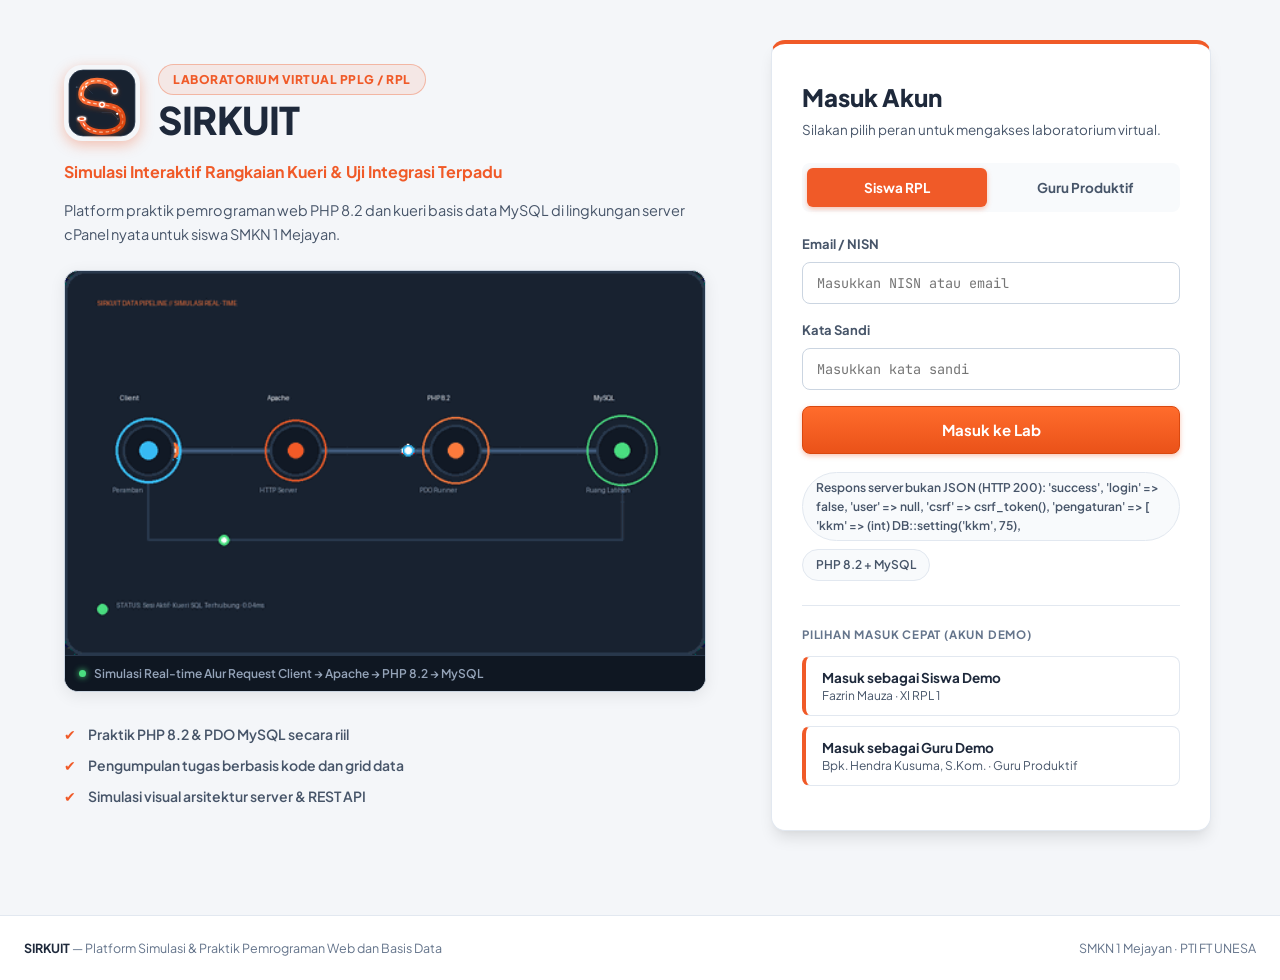
<file: index.html>
<!DOCTYPE html>
<html lang="id">
<head>
  <meta charset="UTF-8" />
  <meta name="viewport" content="width=device-width, initial-scale=1.0" />
  <title>SIRKUIT - Virtual Lab RPL SMKN 1 Mejayan</title>
  <meta name="description" content="Media Pembelajaran Pemrograman Web dan Basis Data. Kurikulum Merdeka Fase F (PPLG/RPL) SMKN 1 Mejayan." />
  <meta name="theme-color" content="#182230" />
  <script>
    (function () {
      var tema = "light";
      try {
        tema = localStorage.getItem("sirkuit_tema") || "light";
      } catch (e) { }
      document.documentElement.dataset.theme = tema === "dark" ? "dark" : "light";
    })();
  </script>
  <link rel="preconnect" href="https://fonts.googleapis.com" />
  <link rel="preconnect" href="https://fonts.gstatic.com" crossorigin />
  <link href="https://fonts.googleapis.com/css2?family=Plus+Jakarta+Sans:wght@400;500;600;700;800&family=JetBrains+Mono:wght@400;600;700&display=swap" rel="stylesheet" />
  <link rel="stylesheet" href="css/styles.css?v=3.3.0" />
  <script src="js/config.js?v=3.3.0"></script>
  <script src="js/api.js?v=3.3.0"></script>
  <script src="js/data-grid.js?v=3.3.0"></script>
  <script src="js/task-cycle.js?v=3.3.0"></script>
  <script src="js/pbl-simulator.js?v=3.3.0"></script>
  <script src="js/quiz-engine.js?v=3.3.0"></script>
  <script src="js/teacher-dashboard.js?v=3.3.0"></script>
  <script src="js/lab-uji.js?v=3.3.0"></script>
  <script type="importmap">
    {
      "imports": {
        "three": "https://cdn.jsdelivr.net/npm/three@0.160.1/build/three.module.js",
        "three/addons/": "https://cdn.jsdelivr.net/npm/three@0.160.1/examples/jsm/"
      }
    }
  </script>
</head>
<body>

  <!-- Topbar 2-Tingkat Bergaya cPanel Dashboard (Bebas Benturan / Anti Nabrak) -->
  <header id="topbar" class="hidden">
    <div class="topbar-main">
      <div class="brand">
        <img src="img/logo-sirkuit.svg" alt="Logo SIRKUIT" class="brand-logo-img" />
        <div class="brand-text">
          <span class="brand-name">SIRKUIT</span>
          <span class="brand-sub">Virtual Lab RPL SMKN 1 Mejayan</span>
        </div>
      </div>

      <div class="topbar-right">
        <span class="conn-badge" id="connBadge"><span id="connText">Menyiapkan koneksi...</span></span>
        <button class="text-btn" id="btnCekSesi" title="Periksa status sesi">Cek Sesi</button>
        <button class="text-btn" id="btnTema" title="Ganti mode tampilan">Tema Gelap</button>
        <span class="user-chip"><span id="userChip">-</span></span>
        <button class="text-btn btn-logout-style" id="btnLogout">Keluar</button>
      </div>
    </div>

    <div class="topbar-nav-bar">
      <nav id="mainNav" aria-label="Navigasi utama">
        <button class="nav-btn" data-view="tugas">Tugas</button>
        <button class="nav-btn" data-view="grid">Lab Kueri</button>
        <button class="nav-btn" data-view="lab">Lab Uji Kode</button>
        <button class="nav-btn" data-view="modul">Modul & Kuis</button>
        <button class="nav-btn" data-view="workspace">Alur Request</button>
        <button class="nav-btn" data-view="workspace-inspect">Inspeksi JSON</button>
        <button class="nav-btn" data-view="dashboard">Dashboard Guru</button>
      </nav>
    </div>
  </header>

  <main>

    <!-- Halaman Login -->
    <section id="view-login">
      <div class="login-info">
        <div class="login-brand-header">
          <img src="img/logo-sirkuit.svg" alt="Logo SIRKUIT" class="login-logo-large" />
          <div class="login-brand-text">
            <div class="login-badge-pill">Laboratorium Virtual PPLG / RPL</div>
            <h1>SIRKUIT</h1>
          </div>
        </div>
        <p class="tagline">Simulasi Interaktif Rangkaian Kueri & Uji Integrasi Terpadu</p>
        <p class="subtitle">Platform praktik pemrograman web PHP 8.2 dan kueri basis data MySQL di lingkungan server cPanel nyata untuk siswa SMKN 1 Mejayan.</p>

        <!-- Animasi GIF Interaktif Alur Data SIRKUIT -->
        <div class="login-anim-wrapper">
          <img src="img/sirkuit-animation.gif" alt="Animasi Sirkuit Alur Data" class="login-anim-img" />
          <div class="anim-caption">
            <span class="anim-dot"></span>
            <span>Simulasi Real-time Alur Request Client → Apache → PHP 8.2 → MySQL</span>
          </div>
        </div>

        <ul class="fact-list">
          <li>Praktik PHP 8.2 & PDO MySQL secara riil</li>
          <li>Pengumpulan tugas berbasis kode dan grid data</li>
          <li>Simulasi visual arsitektur server & REST API</li>
        </ul>
      </div>

      <div class="login-form-wrap">
        <form class="panel login-card" id="loginForm" autocomplete="off">
          <h2>Masuk Akun</h2>
          <p class="muted">Silakan pilih peran untuk mengakses laboratorium virtual.</p>

          <div class="role-tabs">
            <button type="button" class="role-tab active" data-role="siswa">Siswa RPL</button>
            <button type="button" class="role-tab" data-role="guru">Guru Produktif</button>
          </div>

          <div class="field">
            <label id="idLabel" for="loginId">Email / NISN</label>
            <input class="input input-mono" id="loginId" type="text" placeholder="Masukkan NISN atau email" />
          </div>
          <div class="field">
            <label for="loginPass">Kata Sandi</label>
            <input class="input input-mono" id="loginPass" type="password" placeholder="Masukkan kata sandi" />
          </div>
          <div id="loginError" class="form-error hidden"></div>
          <button class="btn btn-primary btn-block" type="submit">Masuk ke Lab</button>

          <div class="login-badges">
            <span class="badge" id="loginConnBadge">Menghubungkan ke backend...</span>
            <span class="badge">PHP 8.2 + MySQL</span>
          </div>

          <div class="demo-panel">
            <h3>Pilihan Masuk Cepat (Akun Demo)</h3>
            <button type="button" class="demo-btn" id="demoSiswa">
              <b>Masuk sebagai Siswa Demo</b>
              <span>Fazrin Mauza · XI RPL 1</span>
            </button>
            <button type="button" class="demo-btn" id="demoGuru">
              <b>Masuk sebagai Guru Demo</b>
              <span>Bpk. Hendra Kusuma, S.Kom. · Guru Produktif</span>
            </button>
          </div>
        </form>
      </div>
    </section>

    <!-- Halaman Alur Request & Skenario PBL -->
    <section id="view-workspace" class="hidden">
      <div class="view-header">
        <h2 class="section-title">Alur Request & Arsitektur Sistem</h2>
        <p class="section-sub">Visualisasi interaktif alur request data: Client → Apache Web Server → PHP 8.2 → Database MySQL.</p>
      </div>

      <div class="panel pbl-stepper">
        <div class="pbl-step" data-step="1"><span class="num">1</span><span class="lbl">Orientasi Masalah</span><button class="btn btn-sm btn-primary hidden" data-next="1">Lanjut</button></div>
        <div class="pbl-step" data-step="2"><span class="num">2</span><span class="lbl">Pemetaan 4 Komponen</span><button class="btn btn-sm btn-primary hidden" data-next="2">Lanjut</button></div>
        <div class="pbl-step" data-step="3"><span class="num">3</span><span class="lbl">Penyelidikan Request</span><button class="btn btn-sm btn-primary hidden" data-next="3">Lanjut</button></div>
        <div class="pbl-step" data-step="4"><span class="num">4</span><span class="lbl">Solusi Konfigurasi</span></div>
        <div class="pbl-step" data-step="5"><span class="num">5</span><span class="lbl">Evaluasi & Refleksi</span></div>
      </div>

      <div class="panel scenario-bar" id="scenarioChips">
        <span class="label">Skenario</span>
      </div>

      <div class="ws-grid">
        <div>
          <div class="panel canvas-shell" id="canvasShell">
            <div class="hud hud-top-left">
              <button class="hud-btn" id="hudReset">Reset Kamera</button>
              <button class="hud-btn" id="hudTop">Tampak Atas</button>
              <button class="hud-btn" id="hudIso">Isometrik</button>
              <button class="hud-btn" id="hudRotate">Auto-Rotate: OFF</button>
            </div>
            <div class="hud hud-top-right">
              <button class="hud-btn on" id="hudPerfHigh" title="PC laboratorium, kualitas tinggi">Mode Tinggi</button>
              <button class="hud-btn" id="hudPerfLight" title="Perangkat hemat GPU">Mode Ringan</button>
            </div>
            <div class="hud hud-bottom-left">
              <span class="hud-readout"><span id="fpsVal">60</span> FPS</span>
              <span class="hud-readout" id="glReadout">WebGL Three.js r160</span>
            </div>
          </div>

          <div class="panel sim-toolbar">
            <div class="sim-group">
              <span class="cap">Metode HTTP</span>
              <div class="method-row" id="methodRow">
                <button class="method-btn sel-GET" data-method="GET">GET</button>
                <button class="method-btn" data-method="POST">POST</button>
                <button class="method-btn" data-method="PUT">PUT</button>
                <button class="method-btn" data-method="DELETE">DELETE</button>
              </div>
            </div>
            <div class="sim-group grow">
              <span class="cap">Endpoint URL</span>
              <select class="input input-mono" id="endpointSelect"></select>
            </div>
            <div class="sim-group">
              <span class="cap">Kecepatan</span>
              <div class="speed-row" id="speedRow">
                <button class="chip" data-speed="0.5">0.5x</button>
                <button class="chip active" data-speed="1">1x</button>
                <button class="chip" data-speed="2">2x</button>
              </div>
            </div>
            <div class="sim-group">
              <span class="cap">Rangkaian</span>
              <div class="row-gap">
                <button class="btn btn-primary" id="btnSendRequest">Jalankan Penuh</button>
                <button class="btn" id="btnRepeat">Ulangi</button>
                <button class="btn btn-danger" id="btnStopFlow">Hentikan</button>
              </div>
            </div>
          </div>

          <div class="panel process-bar">
            <span class="cap">Jalankan Proses per Langkah</span>
            <div class="proc-row" id="processRow">
              <button class="proc-btn" data-proc="0">1. Client: Menyusun Request</button>
              <button class="proc-btn" data-proc="1">2. Apache: Routing & Rate Limit</button>
              <button class="proc-btn" data-proc="2">3. PHP: Session & Logika</button>
              <button class="proc-btn" data-proc="3">4. MySQL: Eksekusi SQL</button>
              <button class="proc-btn" data-proc="4">5. Response ke Client</button>
            </div>
            <div class="proc-status" id="procStatus">Belum ada proses dijalankan.</div>
          </div>

          <div class="node-quickbar" id="nodeQuickbar"></div>
        </div>

        <div class="side-stack">
          <div class="panel">
            <div class="panel-head">
              <h3>Studi Kasus PBL <span class="tag" id="pblStageTag">Tahap 1</span></h3>
            </div>
            <div class="panel-body problem-card" id="problemCard"></div>
          </div>

          <div class="panel">
            <div class="panel-head">
              <h3>Node Inspector</h3>
              <span class="tag">Klik node 3D</span>
            </div>
            <div class="panel-body" id="inspectorBody"></div>
          </div>

          <div class="panel" id="jsonViewerPanel">
            <div class="panel-head">
              <h3>Payload & Respons JSON</h3>
              <span class="tag">API Inspector</span>
            </div>
            <div class="txn-bar">
              <span class="txn-badge GET" id="txnMethod">GET</span>
              <span class="txn-path" id="txnPath">/api/siswa.php</span>
              <span class="status-badge s200" id="txnStatus">200 OK</span>
              <span class="txn-meta" id="txnMeta">Waktu 38 ms | Payload 1.4 KB</span>
            </div>
            <div class="json-tabs">
              <button class="json-tab active" data-pane="headers">Request Headers</button>
              <button class="json-tab" data-pane="body">Request Body</button>
              <button class="json-tab" data-pane="sql">SQL Trace</button>
              <button class="json-tab" data-pane="response">Response</button>
            </div>
            <pre class="json-pane" id="pane_headers"></pre>
            <pre class="json-pane hidden" id="pane_body"></pre>
            <pre class="json-pane hidden" id="pane_sql"></pre>
            <pre class="json-pane hidden" id="pane_response"></pre>
          </div>
        </div>
      </div>
    </section>

    <!-- Halaman Tugas -->
    <section id="view-tugas" class="hidden">
      <div class="view-header">
        <h2 class="section-title">Manajemen Tugas</h2>
        <p class="section-sub">Daftar tugas praktik pemrograman web dan basis data dari guru.</p>
      </div>

      <div class="tugas-grid">
        <div class="panel">
          <div class="panel-head">
            <h3>Daftar Tugas</h3>
            <span class="tag" id="tugasStat">Memuat tugas...</span>
          </div>
          <div class="panel-body">
            <ol class="ex-list" id="tugasList"></ol>
            <button class="btn btn-sm" id="tugasMuat" style="margin-top:14px">Muat Ulang</button>
          </div>
        </div>

        <div>
          <div class="panel">
            <div class="panel-head">
              <h3 id="tugasJudul">Detail Tugas</h3>
              <span class="tag" id="tugasTag"></span>
            </div>
            <div class="panel-body" id="tugasDetail"></div>
          </div>

          <div class="panel" id="tugasCaraSiswa" style="margin-top:14px">
            <div class="panel-body">
              <span class="cap">Panduan Pengerjaan</span>
              <p class="muted">Pilih tugas pada daftar, klik <b>Kerjakan</b> untuk membuka editor, jalankan kode/kueri Anda, lalu kirim hasil jawaban untuk dinilai oleh guru.</p>
            </div>
          </div>

          <div id="tugasGuru" class="hidden" style="margin-top:14px">
            <div class="panel" id="tugasFormPanel">
              <div class="panel-head">
                <h3 id="tugasFormJudul">Tambah Tugas Baru</h3>
                <span class="tag">Tabel Tasks</span>
              </div>
              <form class="panel-body tugas-form" id="tugasForm" autocomplete="off">
                <label class="cap" for="tugasJudulInput">Judul Tugas</label>
                <input class="input" id="tugasJudulInput" placeholder="Contoh: Query JOIN laporan nilai per kelas" />
                <label class="cap" for="tugasInstruksi">Instruksi untuk Siswa</label>
                <textarea class="input tugas-instruksi-input" id="tugasInstruksi" rows="3" placeholder="Tulis instruksi pengerjaan dan kriteria penilaian..."></textarea>
                <div class="row-gap wrap">
                  <span>
                    <label class="cap" for="tugasBahasa">Bahasa</label>
                    <select class="input" id="tugasBahasa">
                      <option value="sql">SQL MySQL</option>
                      <option value="php" selected>PHP 8.2</option>
                      <option value="js">JavaScript</option>
                    </select>
                  </span>
                  <span>
                    <label class="cap" for="tugasKelas">Kelas</label>
                    <input class="input" id="tugasKelas" list="daftarKelas" placeholder="XI RPL 1" />
                    <datalist id="daftarKelas"></datalist>
                  </span>
                  <span>
                    <label class="cap" for="tugasLatihan">Latihan Terkait</label>
                    <select class="input" id="tugasLatihan"></select>
                  </span>
                  <span>
                    <label class="cap" for="tugasTenggat">Batas Waktu</label>
                    <input class="input" id="tugasTenggat" type="datetime-local" />
                  </span>
                  <span>
                    <label class="cap" for="tugasBobot">Bobot</label>
                    <input class="input" id="tugasBobot" type="number" min="1" max="10" value="1" />
                  </span>
                </div>
                <div class="row-gap wrap" style="margin-top:14px">
                  <button class="btn btn-primary" type="submit" id="tugasSubmitBtn">Simpan Tugas</button>
                  <button class="btn btn-sm hidden" type="button" id="tugasBatalEdit">Batal</button>
                  <button class="btn btn-danger" type="button" id="tugasArsip">Arsipkan Tugas</button>
                </div>
              </form>
            </div>

            <div class="panel" style="margin-top:14px">
              <div class="panel-head">
                <h3>Kiriman Jawaban Siswa</h3>
                <span class="tag">Pengumpulan</span>
              </div>
              <div class="panel-body table-shell" id="tugasKiriman"><p class="muted">Pilih salah satu tugas untuk melihat kiriman siswa.</p></div>
            </div>
          </div>
        </div>
      </div>
    </section>

    <!-- Halaman Lab Kueri SQL -->
    <section id="view-grid" class="hidden">
      <div class="view-header">
        <h2 class="section-title">Lab Kueri SQL</h2>
        <p class="section-sub">Tulis dan uji kueri SQL langsung ke basis data MySQL ruang latihan.</p>
      </div>

      <div id="tugasBarGrid" class="tugas-bar hidden"></div>

      <div class="panel kueri-shell">
        <div class="panel-head">
          <h3>Editor Kueri SQL</h3>
          <span class="tag" id="gqSisa">Dialek MySQL / MariaDB</span>
        </div>
        <textarea class="code-input" id="gqSql" spellcheck="false" rows="6">SELECT s.nisn, s.nama, s.kelas, n.nilai
FROM siswa s
JOIN nilai_ukk n ON n.siswa_id = s.id
WHERE s.kelas = 'XI RPL 1'
ORDER BY n.nilai DESC
LIMIT 10;</textarea>
        <div class="panel-body row-gap wrap">
          <button class="btn btn-primary" id="gqRun">Jalankan di MySQL</button>
          <button class="btn" data-sql="SHOW TABLES;">SHOW TABLES</button>
          <button class="btn" data-sql="DESCRIBE siswa;">DESCRIBE siswa</button>
          <span class="cap" style="margin-left:auto">Pintasan: Ctrl + Enter</span>
        </div>
        <div class="form-error hidden" id="gqError"></div>
      </div>

      <div id="gridHasil"></div>

      <div style="margin-top:24px">
        <h3 class="sub-head">Jelajah Tabel Materi Ajar</h3>
        <p class="cap" style="margin-bottom:12px">Eksplorasi tabel materi dan struktur kolom.</p>
        <div id="gridTabel"></div>
      </div>

      <div class="panel" style="margin-top:16px">
        <div class="panel-head">
          <h3>Struktur Kolom Tabel</h3>
          <span class="tag">information_schema</span>
        </div>
        <div class="panel-body"><pre class="json-pane" id="gridStruktur"></pre></div>
      </div>
    </section>

    <!-- Halaman Lab Uji Kode -->
    <section id="view-lab" class="hidden">
      <div class="view-header">
        <h2 class="section-title">Lab Uji Kode</h2>
        <p class="section-sub">Tulis dan uji kode program PHP, JavaScript, atau SQL dengan validasi otomatis.</p>
      </div>

      <div id="tugasBarLab" class="tugas-bar hidden"></div>

      <div class="lab-grid">
        <div class="panel">
          <div class="panel-head">
            <h3>Daftar Latihan</h3>
            <span class="tag" id="labProgress">Memuat latihan...</span>
          </div>
          <div class="panel-body">
            <ol class="ex-list" id="labExercises"></ol>
            <div class="ex-detail" id="labExDetail"></div>
            <div class="row-gap wrap" style="margin-top:14px">
              <button class="btn btn-sm" id="labLoadTask">Kerangka Kode</button>
              <button class="btn btn-sm" id="labPrevTask">Sebelumnya</button>
              <button class="btn btn-sm" id="labNextTask">Berikutnya</button>
            </div>
          </div>
        </div>

        <div class="panel lab-editor">
          <div class="panel-head">
            <h3>Editor Kode</h3>
            <div class="row-gap wrap">
              <select class="input input-mono" id="labMode" title="Kondisi sistem">
                <option value="NORMAL">Sistem Normal</option>
                <option value="E401">Sistem Error 401</option>
                <option value="E404">Sistem Error 404</option>
                <option value="E429">Sistem Error 429</option>
                <option value="E500">Sistem Error 500</option>
              </select>
              <select class="input" id="labLang">
                <option value="php">PHP 8.2 (server-side)</option>
                <option value="js">JavaScript (fetch API)</option>
                <option value="sql">SQL (MySQL/MariaDB)</option>
              </select>
            </div>
          </div>
          <textarea class="code-input" id="labCode" spellcheck="false" rows="18"></textarea>
          <div class="panel-body row-gap wrap">
            <button class="btn btn-primary" id="labRun">Jalankan Kode</button>
            <button class="btn btn-danger" id="labStop">Hentikan</button>
            <button class="btn" id="labClear">Bersihkan Output</button>
            <button class="btn" id="labCheck">Periksa Jawaban</button>
          </div>
        </div>

        <div class="panel">
          <div class="panel-head">
            <h3>Output Konsol</h3>
            <span class="tag" id="labRunStat">Belum dijalankan</span>
          </div>
          <pre class="console" id="labOut"></pre>
          <div class="panel-body">
            <div class="row-gap wrap">
              <span class="cap">Struktur Tabel</span>
              <span class="spacer"></span>
              <span class="tag" id="labJalankan">Memeriksa runner PHP</span>
            </div>
            <pre class="json-pane" id="labSchema"></pre>
          </div>
        </div>
      </div>

      <div id="labGridHasil" style="margin-top:16px"></div>
    </section>

    <!-- Halaman Modul & Kuis -->
    <section id="view-modul" class="hidden">
      <div class="view-header">
        <h2 class="section-title">Modul Materi Pembelajaran</h2>
        <p class="section-sub">Fondasi konsep arsitektur web PHP/MySQL dan integrasi REST API.</p>
      </div>
      <div class="module-grid" id="moduleGrid"></div>

      <div class="view-header" style="margin-top:28px">
        <h2 class="section-title">Kuis Evaluasi Diagnostik</h2>
        <p class="section-sub">12 butir soal evaluasi pemahaman konsep (KKM: 75).</p>
      </div>
      <div class="panel quiz-card" id="quizCard">
        <div id="quizList"></div>
        <div class="row-gap wrap" style="margin-top:20px">
          <button class="btn btn-primary" id="btnSubmitQuiz">Kumpulkan Jawaban</button>
          <button class="btn hidden" id="btnRetryQuiz">Ulangi Kuis (Remedial)</button>
        </div>
        <div id="quizResult" class="panel quiz-result hidden"></div>
      </div>
    </section>

    <!-- Halaman Dashboard Monitoring Guru -->
    <section id="view-dashboard" class="hidden">
      <div class="view-header">
        <h2 class="section-title">Dashboard Monitoring Guru</h2>
        <p class="section-sub">Rekapitulasi pencapaian KKM, penilaian tugas, dan aktivitas belajar siswa di kelas.</p>
      </div>

      <div class="kpi-grid" id="kpiGrid"></div>

      <div class="panel dash-filters">
        <label class="cap" for="dashKelas">Filter Kelas</label>
        <select class="input" id="dashKelas">
          <option value="SEMUA">Semua Kelas</option>
          <option value="XI RPL 1">XI RPL 1</option>
          <option value="XI RPL 2">XI RPL 2</option>
        </select>
        <label class="cap" for="dashKkm">Status KKM</label>
        <select class="input" id="dashKkm">
          <option value="SEMUA">Semua</option>
          <option value="TUNTAS">Tuntas</option>
          <option value="BELUM">Belum Tuntas</option>
        </select>
        <input class="input" id="dashSearch" placeholder="Cari nama siswa..." />
        <span class="spacer"></span>
        <span class="mono" id="rowCount"></span>
        <button class="btn btn-sm" id="btnCsv">Unduh CSV</button>
        <button class="btn btn-sm" id="btnDashMuat">Muat Ulang</button>
      </div>

      <div class="panel table-shell">
        <table class="rekap">
          <thead>
            <tr>
              <th>No</th><th>NISN</th><th>Nama Siswa</th><th>Kelas</th>
              <th>Nilai UKK</th><th>Skenario PBL</th>
              <th>Tugas Selesai</th><th>Rata Tugas</th><th>Kuis Terbaik</th>
              <th>Status KKM</th><th>Aksi</th>
            </tr>
          </thead>
          <tbody id="rekapBody"></tbody>
        </table>
      </div>

      <div class="dash-columns">
        <div class="panel">
          <div class="panel-head">
            <h3>Log Aktivitas Siswa</h3>
            <span class="tag">Live Monitoring</span>
          </div>
          <div class="log-feed" id="logFeed"></div>
        </div>
        <div>
          <h3 class="sub-head" style="margin-bottom:12px">Ringkasan Validasi Kelayakan</h3>
          <div class="validasi-grid" id="validasiGrid"></div>
        </div>
      </div>
    </section>
  </main>

  <footer id="appFooter">
    <div class="footer-inner">
      <span><b>SIRKUIT</b> — Platform Simulasi & Praktik Pemrograman Web dan Basis Data</span>
      <span class="footer-meta">SMKN 1 Mejayan · PTI FT UNESA</span>
    </div>
  </footer>

  <div id="toastRoot"></div>
  <noscript><div class="noscript">Aplikasi SIRKUIT memerlukan JavaScript dan WebGL.</div></noscript>

  <script type="module" src="js/main.js?v=3.3.0"></script>
</body>
</html>
</file>
<file: css/styles.css>
/* =========================================================================
 * SIRKUIT - css/styles.css
 * Desain: cPanel Signature Theme (Orange & Charcoal Navy)
 * Tombol besar, tegas, navigasi 2-tingkat anti-nabrak, proporsional, ramah mata.
 * ========================================================================= */

:root {
  /* Palet Khas cPanel */
  --cpanel-orange: #f05a28;
  --cpanel-orange-hover: #d9480f;
  --cpanel-orange-light: #ff7438;
  --cpanel-navy: #182230;
  --cpanel-navy-dark: #0f1722;
  --cpanel-navy-light: #222f42;

  --bg: #f4f6f9;
  --bg-raised: #ffffff;
  --panel: #ffffff;
  --panel-in: #f8fafc;
  --border: #e2e8f0;
  --border-strong: #cbd5e1;
  --track: #e2e8f0;
  --hover: #f1f5f9;

  /* Primary Accent: cPanel Orange */
  --primary-rgb: 240, 90, 40;
  --primary: #f05a28;
  --primary-strong: #d9480f;
  --primary-hover: #c23e08;
  --primary-soft: rgba(240, 90, 40, 0.09);
  --primary-line: rgba(240, 90, 40, 0.35);
  --on-primary: #ffffff;

  /* Status Colors */
  --ok-rgb: 22, 163, 74;
  --warn-rgb: 217, 119, 6;
  --err-rgb: 220, 38, 38;
  --info-rgb: 2, 132, 199;
  --ok: #16a34a;
  --warn: #d97706;
  --err: #dc2626;
  --info: #0284c7;

  /* Tipografi Berkelas */
  --text-hi: #1e293b;
  --text-mid: #475569;
  --text-low: #64748b;

  --hud-bg: rgba(255, 255, 255, 0.94);
  --modal-bg: rgba(15, 23, 34, 0.65);

  --font-ui: "Plus Jakarta Sans", system-ui, -apple-system, sans-serif;
  --font-mono: "JetBrains Mono", monospace;
  --radius: 10px;
  --radius-sm: 8px;
  --radius-lg: 14px;
  --shadow-sm: 0 1px 3px rgba(0, 0, 0, 0.05), 0 1px 2px rgba(0, 0, 0, 0.03);
  --shadow-md: 0 4px 6px -1px rgba(0, 0, 0, 0.08), 0 2px 4px -2px rgba(0, 0, 0, 0.04);
  --shadow-lg: 0 10px 15px -3px rgba(0, 0, 0, 0.1), 0 4px 6px -4px rgba(0, 0, 0, 0.05);
}

html[data-theme="dark"] {
  --bg: #0d131a;
  --bg-raised: #151d27;
  --panel: #182230;
  --panel-in: #0f1722;
  --border: #28374a;
  --border-strong: #3b4e66;
  --track: #28374a;
  --hover: #222f42;

  --primary: #ff7438;
  --primary-strong: #f05a28;
  --primary-hover: #ff8c5a;
  --primary-soft: rgba(255, 116, 56, 0.15);
  --primary-line: rgba(255, 116, 56, 0.45);
  --on-primary: #ffffff;

  --text-hi: #f8fafc;
  --text-mid: #cbd5e1;
  --text-low: #8b9bb4;

  --hud-bg: rgba(24, 34, 48, 0.92);
  --modal-bg: rgba(0, 0, 0, 0.8);
  --shadow-sm: 0 1px 3px rgba(0, 0, 0, 0.4);
  --shadow-md: 0 4px 6px rgba(0, 0, 0, 0.5);
}

* { margin: 0; padding: 0; box-sizing: border-box; }

body {
  font-family: var(--font-ui);
  background: var(--bg);
  color: var(--text-hi);
  min-height: 100vh;
  overflow-x: hidden;
  font-size: 14px;
  line-height: 1.6;
  -webkit-font-smoothing: antialiased;
}

::-webkit-scrollbar { width: 7px; height: 7px; }
::-webkit-scrollbar-track { background: transparent; }
::-webkit-scrollbar-thumb { background: var(--border-strong); border-radius: 4px; }
::-webkit-scrollbar-thumb:hover { background: var(--text-low); }

.hidden { display: none !important; }
.mono { font-family: var(--font-mono); }
.muted { font-size: 13px; color: var(--text-mid); line-height: 1.55; }
.wrap { flex-wrap: wrap; }
.row-gap { display: flex; gap: 10px; align-items: center; }
.spacer { flex: 1; }

.panel {
  background: var(--panel);
  border: 1px solid var(--border);
  border-radius: var(--radius);
  box-shadow: var(--shadow-sm);
  transition: box-shadow 0.2s, border-color 0.2s;
}

.view-header { margin-bottom: 22px; }
.section-title {
  font-size: 21px;
  font-weight: 800;
  letter-spacing: -0.01em;
  color: var(--text-hi);
  margin-bottom: 4px;
}
.section-sub {
  font-size: 13.5px;
  color: var(--text-mid);
  line-height: 1.5;
}
.sub-head {
  font-size: 15px;
  font-weight: 700;
  margin-bottom: 8px;
  color: var(--text-hi);
}

.cap {
  font-size: 11px;
  font-weight: 700;
  letter-spacing: 0.6px;
  text-transform: uppercase;
  color: var(--text-low);
}

.tag {
  font-size: 11.5px;
  font-weight: 700;
  color: var(--text-mid);
  background: var(--panel-in);
  border: 1px solid var(--border);
  border-radius: 999px;
  padding: 4px 11px;
  white-space: nowrap;
}

.badge {
  display: inline-flex;
  align-items: center;
  gap: 6px;
  font-size: 12px;
  font-weight: 600;
  color: var(--text-mid);
  background: var(--panel-in);
  border: 1px solid var(--border);
  border-radius: 999px;
  padding: 5px 13px;
}

/* =========================================================================
 * TOMBOL BESAR & TEGAS (Gaya cPanel Berwibawa, Bukan Tombol Kecil Biasa)
 * ========================================================================= */
.btn {
  display: inline-flex;
  align-items: center;
  justify-content: center;
  gap: 8px;
  padding: 10px 20px;
  border-radius: var(--radius-sm);
  border: 1px solid var(--border-strong);
  background: var(--bg-raised);
  color: var(--text-hi);
  font-family: var(--font-ui);
  font-size: 13.5px;
  font-weight: 700;
  cursor: pointer;
  min-height: 42px;
  box-shadow: 0 1px 3px rgba(0, 0, 0, 0.05);
  transition: all 0.16s ease-in-out;
  text-decoration: none;
  white-space: nowrap;
}
.btn:hover:not(:disabled) {
  background: var(--hover);
  border-color: var(--border-strong);
  transform: translateY(-1px);
  box-shadow: 0 3px 6px rgba(0, 0, 0, 0.08);
}
.btn:active:not(:disabled) {
  transform: translateY(0);
}
.btn:disabled { opacity: 0.5; cursor: not-allowed; }

/* Tombol Oranye Khas cPanel */
.btn-primary {
  background: linear-gradient(180deg, #ff6c2c 0%, #ea5219 100%);
  border-color: #d9480f;
  color: #ffffff;
  box-shadow: 0 2px 5px rgba(240, 90, 40, 0.35);
}
.btn-primary:hover:not(:disabled) {
  background: linear-gradient(180deg, #ff7a40 0%, #f05a28 100%);
  border-color: #c23e08;
  color: #ffffff;
  box-shadow: 0 4px 10px rgba(240, 90, 40, 0.45);
}

.btn-danger {
  color: #ffffff;
  background: linear-gradient(180deg, #ef4444 0%, #dc2626 100%);
  border-color: #b91c1c;
  box-shadow: 0 2px 4px rgba(220, 38, 38, 0.25);
}
.btn-danger:hover:not(:disabled) {
  background: linear-gradient(180deg, #f87171 0%, #ef4444 100%);
  border-color: #991b1b;
  box-shadow: 0 4px 8px rgba(220, 38, 38, 0.35);
}

.btn-success {
  color: #ffffff;
  background: linear-gradient(180deg, #22c55e 0%, #16a34a 100%);
  border-color: #15803d;
  box-shadow: 0 2px 4px rgba(22, 163, 74, 0.25);
}
.btn-success:hover:not(:disabled) {
  background: linear-gradient(180deg, #4ade80 0%, #22c55e 100%);
}

.btn-ghost { background: transparent; border-color: transparent; box-shadow: none; }
.btn-sm { padding: 6px 14px; font-size: 12.5px; min-height: 34px; }
.btn-block { width: 100%; min-height: 48px; font-size: 15px; font-weight: 700; }

.text-btn {
  background: rgba(255, 255, 255, 0.08);
  border: 1px solid rgba(255, 255, 255, 0.2);
  border-radius: var(--radius-sm);
  color: #cbd5e1;
  font-family: var(--font-ui);
  font-size: 12.5px;
  font-weight: 600;
  padding: 6px 13px;
  cursor: pointer;
  transition: all 0.15s;
  min-height: 34px;
  display: inline-flex;
  align-items: center;
}
.text-btn:hover {
  color: #ffffff;
  border-color: var(--primary);
  background: rgba(240, 90, 40, 0.2);
}
.btn-logout-style:hover {
  color: #ffffff;
  border-color: #ef4444;
  background: rgba(239, 68, 68, 0.25);
}

/* ---------------- Formulir & Input ---------------- */
.field { display: flex; flex-direction: column; gap: 7px; margin-bottom: 16px; }
.field label { font-size: 13px; font-weight: 700; color: var(--text-mid); }
.input, select.input, textarea.input {
  width: 100%;
  padding: 11px 14px;
  border-radius: var(--radius-sm);
  border: 1.5px solid var(--border-strong);
  background: var(--bg-raised);
  color: var(--text-hi);
  font-family: var(--font-ui);
  font-size: 14px;
  outline: none;
  transition: border-color 0.15s, box-shadow 0.15s;
}
.input:focus {
  border-color: var(--primary);
  box-shadow: 0 0 0 3px var(--primary-soft);
}
.input-mono { font-family: var(--font-mono); font-size: 13.5px; }
.form-error {
  font-size: 13px;
  color: var(--err);
  background: rgba(var(--err-rgb), 0.08);
  border: 1px solid rgba(var(--err-rgb), 0.3);
  border-radius: var(--radius-sm);
  padding: 10px 14px;
  margin-bottom: 14px;
  font-weight: 600;
}

/* =========================================================================
 * TOPBAR 2-TINGKAT BERGAYA cPANEL JUPITER (Anti-Nabrak di Semua Layar)
 * ========================================================================= */
#topbar {
  position: sticky;
  top: 0;
  z-index: 60;
  box-shadow: 0 2px 8px rgba(0, 0, 0, 0.08);
}

/* Tingkat 1: Header Utama Gelap Khas cPanel */
.topbar-main {
  background: var(--cpanel-navy);
  color: #ffffff;
  display: flex;
  align-items: center;
  justify-content: space-between;
  padding: 10px 24px;
  gap: 16px;
}

.brand {
  display: flex;
  align-items: center;
  gap: 12px;
  text-decoration: none;
}
.brand-logo-img {
  width: 38px;
  height: 38px;
  border-radius: 9px;
  flex-shrink: 0;
  display: block;
}
.brand-logo {
  width: 36px;
  height: 36px;
  border-radius: 8px;
  background: linear-gradient(135deg, #ff6c2c 0%, #ea5219 100%);
  color: #ffffff;
  display: flex;
  align-items: center;
  justify-content: center;
  font-weight: 800;
  font-size: 18px;
  box-shadow: 0 2px 6px rgba(240, 90, 40, 0.45);
  flex-shrink: 0;
}
.brand-text { display: flex; flex-direction: column; }
.brand-name {
  font-weight: 800;
  font-size: 18px;
  letter-spacing: 0.5px;
  color: #ffffff;
  line-height: 1.15;
}
.brand-sub {
  font-size: 11.5px;
  color: #94a3b8;
  line-height: 1.2;
}

.topbar-right {
  display: flex;
  align-items: center;
  gap: 9px;
  flex-shrink: 0;
}
.conn-badge {
  display: inline-flex;
  align-items: center;
  gap: 6px;
  font-size: 11.5px;
  font-weight: 600;
  color: #4ade80;
  background: rgba(74, 222, 128, 0.12);
  border: 1px solid rgba(74, 222, 128, 0.25);
  border-radius: 999px;
  padding: 5px 12px;
  white-space: nowrap;
}
.conn-badge::before {
  content: "";
  width: 7px;
  height: 7px;
  border-radius: 50%;
  background: #4ade80;
}
.conn-badge.offline {
  color: #fbbf24;
  background: rgba(251, 191, 36, 0.12);
  border-color: rgba(251, 191, 36, 0.25);
}
.conn-badge.offline::before { background: #fbbf24; }

.user-chip {
  display: inline-flex;
  align-items: center;
  gap: 6px;
  font-size: 12.5px;
  color: #cbd5e1;
  background: rgba(255, 255, 255, 0.08);
  border: 1px solid rgba(255, 255, 255, 0.15);
  padding: 6px 14px;
  border-radius: 999px;
}
.user-chip b { color: #ffffff; font-weight: 700; }

/* Tingkat 2: Bilah Tab Navigasi Bebas Hambatan */
.topbar-nav-bar {
  background: var(--bg-raised);
  border-bottom: 2px solid var(--border);
  padding: 0 24px;
}
#mainNav {
  display: flex;
  align-items: center;
  gap: 6px;
  max-width: 1400px;
  margin: 0 auto;
  overflow-x: auto;
  scrollbar-width: none;
  -webkit-overflow-scrolling: touch;
}
#mainNav::-webkit-scrollbar { display: none; }
.nav-btn {
  padding: 12px 18px;
  border: none;
  border-bottom: 3px solid transparent;
  background: transparent;
  color: var(--text-mid);
  font-family: var(--font-ui);
  font-size: 14px;
  font-weight: 700;
  cursor: pointer;
  white-space: nowrap;
  transition: all 0.15s ease-in-out;
}
.nav-btn:hover {
  color: var(--primary);
  background: var(--primary-soft);
}
.nav-btn.active {
  color: var(--primary);
  border-bottom-color: var(--primary);
  background: var(--primary-soft);
}

/* =========================================================================
 * HALAMAN LOGIN (Gaya cPanel Dashboard Autentik)
 * ========================================================================= */
#view-login {
  min-height: calc(100vh - 56px);
  display: grid;
  grid-template-columns: 1.1fr 450px;
  align-items: center;
  max-width: 1200px;
  margin: 0 auto;
  padding: 40px 24px;
  gap: 40px;
}

.login-info {
  display: flex;
  flex-direction: column;
  gap: 16px;
  padding-right: 20px;
}
.login-brand-header {
  display: flex;
  align-items: center;
  gap: 18px;
  margin-bottom: 4px;
}
.login-logo-large {
  width: 76px;
  height: 76px;
  border-radius: 18px;
  flex-shrink: 0;
  box-shadow: 0 4px 14px rgba(240, 90, 40, 0.35);
  display: block;
}
.login-brand-text {
  display: flex;
  flex-direction: column;
  gap: 4px;
}
.login-badge-pill {
  display: inline-flex;
  align-items: center;
  align-self: flex-start;
  font-size: 12px;
  font-weight: 800;
  color: var(--primary);
  background: var(--primary-soft);
  border: 1.5px solid var(--primary-line);
  padding: 5px 14px;
  border-radius: 999px;
  text-transform: uppercase;
  letter-spacing: 0.5px;
}
.login-info h1 {
  font-size: 38px;
  font-weight: 800;
  letter-spacing: -0.02em;
  color: var(--text-hi);
  line-height: 1.1;
  margin: 0;
}
.login-info .tagline {
  font-size: 16px;
  font-weight: 700;
  color: var(--primary);
  line-height: 1.4;
}
.login-info .subtitle {
  font-size: 14.5px;
  color: var(--text-mid);
  line-height: 1.6;
}

/* Animasi GIF Interaktif Alur Data SIRKUIT */
.login-anim-wrapper {
  margin: 8px 0 6px;
  border-radius: 14px;
  overflow: hidden;
  border: 1.5px solid var(--border-strong);
  box-shadow: 0 4px 16px rgba(0, 0, 0, 0.08);
  background: #182230;
}
.login-anim-img {
  width: 100%;
  height: auto;
  display: block;
}
.anim-caption {
  padding: 8px 14px;
  background: #0f1722;
  color: #94a3b8;
  font-size: 12px;
  font-weight: 600;
  display: flex;
  align-items: center;
  gap: 8px;
  border-top: 1px solid #28374a;
}
.anim-dot {
  width: 7px;
  height: 7px;
  border-radius: 50%;
  background: #4ade80;
  box-shadow: 0 0 6px #4ade80;
  display: inline-block;
  flex-shrink: 0;
}
.fact-list {
  list-style: none;
  margin-top: 10px;
  display: flex;
  flex-direction: column;
  gap: 10px;
}
.fact-list li {
  font-size: 14px;
  font-weight: 600;
  color: var(--text-mid);
  padding-left: 24px;
  position: relative;
  line-height: 1.5;
}
.fact-list li::before {
  content: "✔";
  position: absolute;
  left: 0;
  top: 0;
  font-weight: 800;
  color: var(--primary);
}

.login-form-wrap {
  display: flex;
  justify-content: center;
}
.login-card {
  width: 100%;
  max-width: 440px;
  padding: 34px 30px;
  border-radius: var(--radius-lg);
  box-shadow: var(--shadow-lg);
  border-top: 4px solid var(--primary);
}
.login-card h2 {
  font-size: 24px;
  font-weight: 800;
  color: var(--text-hi);
  margin-bottom: 4px;
}
.login-card .muted { margin-bottom: 22px; font-size: 13.5px; }

.role-tabs {
  display: grid;
  grid-template-columns: 1fr 1fr;
  gap: 8px;
  margin-bottom: 22px;
  background: var(--panel-in);
  padding: 5px;
  border-radius: var(--radius-sm);
}
.role-tab {
  padding: 11px;
  border-radius: 6px;
  border: none;
  background: transparent;
  color: var(--text-mid);
  font-family: var(--font-ui);
  font-size: 13.5px;
  font-weight: 700;
  cursor: pointer;
  transition: all 0.15s;
}
.role-tab.active {
  color: #ffffff;
  background: var(--primary);
  box-shadow: 0 2px 5px rgba(240, 90, 40, 0.35);
}

.login-badges { display: flex; gap: 8px; margin: 18px 0 6px; flex-wrap: wrap; }
.demo-panel {
  margin-top: 24px;
  padding-top: 20px;
  border-top: 1.5px solid var(--border);
}
.demo-panel h3 {
  font-size: 11.5px;
  text-transform: uppercase;
  letter-spacing: 0.8px;
  color: var(--text-low);
  margin-bottom: 12px;
  font-weight: 700;
}
.demo-btn {
  width: 100%;
  display: flex;
  flex-direction: column;
  align-items: flex-start;
  gap: 2px;
  padding: 12px 16px;
  margin-bottom: 10px;
  border-radius: var(--radius-sm);
  border: 1.5px solid var(--border);
  border-left: 4px solid var(--primary);
  background: var(--bg-raised);
  color: var(--text-hi);
  font-family: var(--font-ui);
  cursor: pointer;
  text-align: left;
  transition: all 0.16s ease-in-out;
}
.demo-btn:hover {
  border-color: var(--primary);
  background: var(--primary-soft);
  transform: translateX(3px);
}
.demo-btn b { font-size: 13.5px; font-weight: 700; }
.demo-btn span { font-size: 12px; color: var(--text-mid); }

/* =========================================================================
 * WORKSPACE & ALUR REQUEST (3D & PBL)
 * ========================================================================= */
#view-workspace { padding: 26px; max-width: 1400px; margin: 0 auto; }

.pbl-stepper {
  display: flex;
  gap: 8px;
  margin-bottom: 18px;
  overflow-x: auto;
  padding: 10px 14px;
  scrollbar-width: none;
}
.pbl-stepper::-webkit-scrollbar { display: none; }
.pbl-step {
  flex: 1;
  min-width: 175px;
  display: flex;
  align-items: center;
  gap: 10px;
  padding: 10px 14px;
  border-radius: var(--radius-sm);
  border: 1px solid var(--border);
  background: var(--bg-raised);
}
.pbl-step .num {
  width: 26px;
  height: 26px;
  flex: 0 0 26px;
  border-radius: 50%;
  display: grid;
  place-items: center;
  font-size: 12px;
  font-weight: 800;
  background: var(--track);
  color: var(--text-low);
}
.pbl-step .lbl { font-size: 12.5px; font-weight: 700; color: var(--text-mid); flex: 1; }
.pbl-step.active { border-color: var(--primary); background: var(--primary-soft); }
.pbl-step.active .num { background: var(--primary); color: #fff; }
.pbl-step.active .lbl { color: var(--primary); }
.pbl-step.done .num { background: rgba(var(--ok-rgb), 0.15); color: var(--ok); }

.scenario-bar {
  display: flex;
  align-items: center;
  gap: 8px;
  padding: 12px 16px;
  margin-bottom: 18px;
  flex-wrap: wrap;
}
.scenario-bar .label {
  font-size: 11px;
  font-weight: 800;
  text-transform: uppercase;
  letter-spacing: 0.6px;
  color: var(--text-low);
  margin-right: 6px;
}
.chip {
  padding: 8px 16px;
  border-radius: 999px;
  cursor: pointer;
  border: 1.5px solid var(--border);
  background: var(--bg-raised);
  color: var(--text-mid);
  font-family: var(--font-ui);
  font-size: 13px;
  font-weight: 700;
  white-space: nowrap;
  transition: all 0.15s;
}
.chip:hover { color: var(--primary); border-color: var(--primary); }
.chip.active { color: #ffffff; border-color: var(--primary); background: var(--primary); box-shadow: 0 2px 4px rgba(240, 90, 40, 0.3); }
.chip.active.success { border-color: var(--ok); background: var(--ok); color: #ffffff; }

.ws-grid {
  display: grid;
  grid-template-columns: minmax(0, 1.4fr) minmax(360px, 1fr);
  gap: 18px;
  align-items: start;
}

.canvas-shell {
  position: relative;
  overflow: hidden;
  min-height: 480px;
  background: #0f1722;
  border-radius: var(--radius);
}
#sceneCanvas { display: block; width: 100%; height: 520px; cursor: grab; }
#sceneCanvas:active { cursor: grabbing; }

.hud { position: absolute; z-index: 5; display: flex; gap: 6px; }
.hud-top-left { top: 14px; left: 14px; flex-wrap: wrap; }
.hud-top-right { top: 14px; right: 14px; justify-content: flex-end; flex-wrap: wrap; }
.hud-bottom-left { bottom: 14px; left: 14px; }
.hud-btn {
  padding: 7px 14px;
  border-radius: 6px;
  cursor: pointer;
  font-family: var(--font-ui);
  font-size: 11.5px;
  font-weight: 700;
  background: var(--hud-bg);
  border: 1px solid var(--border);
  color: var(--text-mid);
  transition: all 0.15s;
}
.hud-btn:hover { color: var(--primary); border-color: var(--primary); }
.hud-btn.on { color: #fff; border-color: var(--primary); background: var(--primary); }
.hud-readout {
  padding: 6px 12px;
  border-radius: 6px;
  font-family: var(--font-mono);
  font-size: 11.5px;
  background: var(--hud-bg);
  border: 1px solid var(--border);
  color: var(--text-mid);
}
.hud-readout #fpsVal { color: var(--ok); font-weight: 700; }

.sim-toolbar {
  display: flex;
  flex-wrap: wrap;
  gap: 14px;
  align-items: flex-end;
  padding: 16px 18px;
  margin-top: 16px;
}
.sim-group { display: flex; flex-direction: column; gap: 6px; }
.sim-group.grow { flex: 1; min-width: 220px; }
.method-row { display: flex; gap: 6px; }
.method-btn {
  padding: 9px 15px;
  border-radius: 6px;
  cursor: pointer;
  font-family: var(--font-mono);
  font-size: 12.5px;
  font-weight: 800;
  border: 1.5px solid var(--border);
  background: var(--bg-raised);
  color: var(--text-mid);
  transition: all 0.15s;
}
.method-btn.sel-GET { border-color: var(--primary); color: var(--primary); background: var(--primary-soft); }
.method-btn.sel-POST { border-color: var(--ok); color: var(--ok); background: rgba(var(--ok-rgb), 0.1); }
.method-btn.sel-PUT { border-color: var(--warn); color: var(--warn); background: rgba(var(--warn-rgb), 0.1); }
.method-btn.sel-DELETE { border-color: var(--err); color: var(--err); background: rgba(var(--err-rgb), 0.1); }
.speed-row { display: flex; gap: 6px; }

.process-bar { padding: 16px 18px; margin-top: 16px; display: flex; flex-direction: column; gap: 10px; }
.proc-row { display: flex; gap: 6px; flex-wrap: wrap; }
.proc-btn {
  flex: 1;
  min-width: 165px;
  padding: 9px 13px;
  border-radius: 6px;
  cursor: pointer;
  border: 1px solid var(--border);
  background: var(--bg-raised);
  color: var(--text-mid);
  font-family: var(--font-ui);
  font-size: 12px;
  font-weight: 700;
  text-align: left;
  transition: all 0.15s;
}
.proc-btn:hover:not(:disabled) { color: var(--primary); border-color: var(--primary); }
.proc-btn:disabled { opacity: 0.45; cursor: not-allowed; }
.proc-btn.running { border-color: var(--primary); background: var(--primary-soft); color: var(--primary); }
.proc-btn.done-step { border-color: var(--ok); color: var(--ok); }
.proc-btn.fail { border-color: var(--err); color: var(--err); }
.proc-btn.blocked { border-style: dashed; color: var(--text-low); }
.proc-status {
  font-family: var(--font-mono);
  font-size: 12.5px;
  color: var(--text-mid);
  border-left: 3px solid var(--primary);
  padding-left: 10px;
  min-height: 18px;
}

.node-quickbar { display: flex; gap: 6px; flex-wrap: wrap; margin-top: 16px; }
.node-btn {
  flex: 1;
  min-width: 110px;
  padding: 9px 14px;
  border-radius: 6px;
  cursor: pointer;
  border: 1px solid var(--border);
  background: var(--bg-raised);
  color: var(--text-mid);
  font-family: var(--font-ui);
  font-size: 12px;
  font-weight: 700;
  transition: all 0.15s;
}
.node-btn:hover { color: var(--primary); border-color: var(--primary); }
.node-btn.sel { color: #ffffff; border-color: var(--primary); background: var(--primary); }

.side-stack { display: flex; flex-direction: column; gap: 16px; }
.panel-head {
  display: flex;
  align-items: center;
  justify-content: space-between;
  gap: 8px;
  padding: 14px 20px;
  border-bottom: 1px solid var(--border);
}
.panel-head h3 { font-size: 15px; font-weight: 800; display: flex; align-items: center; gap: 8px; }
.panel-body { padding: 18px 20px; }

.inspector-metrics { display: grid; grid-template-columns: 1fr 1fr; gap: 10px; margin: 12px 0; }
.metric { padding: 11px 13px; border-radius: 6px; background: var(--panel-in); border: 1px solid var(--border); }
.metric .m-cap { font-size: 10px; font-weight: 800; color: var(--text-low); text-transform: uppercase; letter-spacing: 0.5px; }
.metric .m-val { font-family: var(--font-mono); font-size: 15px; color: var(--text-hi); margin: 3px 0 6px; font-weight: 700; }
.bar { height: 5px; border-radius: 3px; background: var(--track); overflow: hidden; }
.bar i { display: block; height: 100%; background: var(--primary); }
.bar i.warn { background: var(--warn); }
.bar i.crit { background: var(--err); }

.cfg-row { display: flex; align-items: center; justify-content: space-between; gap: 10px; padding: 10px 0; border-bottom: 1px solid var(--border); }
.cfg-row:last-child { border-bottom: none; }
.cfg-row .cfg-label { font-size: 12.5px; font-weight: 600; color: var(--text-mid); }
.cfg-row .cfg-static { font-family: var(--font-mono); font-size: 12.5px; color: var(--text-hi); }
.cfg-row select.input { width: auto; min-width: 160px; padding: 7px 11px; font-size: 12px; }

.switch { position: relative; width: 42px; height: 23px; flex: 0 0 42px; cursor: pointer; }
.switch input { opacity: 0; width: 0; height: 0; }
.slider { position: absolute; inset: 0; border-radius: 999px; background: var(--track); border: 1px solid var(--border); transition: 0.2s; }
.slider:before {
  content: ""; position: absolute; width: 17px; height: 17px; border-radius: 50%;
  left: 2px; top: 2px; background: #fff; box-shadow: 0 1px 2px rgba(0,0,0,0.2); transition: 0.2s;
}
.switch input:checked + .slider { background: var(--primary); border-color: var(--primary); }
.switch input:checked + .slider:before { transform: translateX(19px); }

.txn-bar { display: flex; flex-wrap: wrap; gap: 8px; align-items: center; padding: 12px 18px; border-bottom: 1px solid var(--border); }
.txn-badge { font-family: var(--font-mono); font-size: 12px; font-weight: 800; padding: 4px 10px; border-radius: 6px; border: 1px solid var(--border); }
.txn-badge.GET { border-color: var(--primary-line); background: var(--primary-soft); color: var(--primary); }
.txn-badge.POST { border-color: var(--ok); background: rgba(var(--ok-rgb), 0.1); color: var(--ok); }
.txn-badge.PUT { border-color: var(--warn); background: rgba(var(--warn-rgb), 0.1); color: var(--warn); }
.txn-badge.DELETE { border-color: var(--err); background: rgba(var(--err-rgb), 0.1); color: var(--err); }
.txn-path { font-family: var(--font-mono); font-size: 12.5px; color: var(--text-mid); word-break: break-all; }
.status-badge { font-family: var(--font-mono); font-size: 12px; font-weight: 800; padding: 4px 10px; border-radius: 6px; border: 1px solid var(--border); }
.status-badge.s200 { color: var(--ok); border-color: var(--ok); background: rgba(var(--ok-rgb), 0.1); }
.status-badge.s401, .status-badge.s403, .status-badge.s429 { color: var(--warn); border-color: var(--warn); background: rgba(var(--warn-rgb), 0.1); }
.status-badge.s404, .status-badge.s500 { color: var(--err); border-color: var(--err); background: rgba(var(--err-rgb), 0.1); }
.txn-meta { margin-left: auto; font-family: var(--font-mono); font-size: 11.5px; color: var(--text-low); }

.json-tabs { display: flex; gap: 4px; padding: 12px 16px 0; flex-wrap: wrap; }
.json-tab {
  padding: 7px 14px;
  border-radius: 6px 6px 0 0;
  cursor: pointer;
  font-family: var(--font-ui);
  font-size: 12.5px;
  font-weight: 700;
  color: var(--text-low);
  background: none;
  border: 1px solid transparent;
  border-bottom: none;
  transition: all 0.15s;
}
.json-tab:hover { color: var(--text-hi); }
.json-tab.active { color: var(--primary); background: var(--panel-in); border-color: var(--border); }
.json-pane {
  margin: 0 16px 16px;
  padding: 16px;
  border: 1px solid var(--border);
  border-radius: var(--radius-sm);
  background: var(--panel-in);
  font-family: var(--font-mono);
  font-size: 12.5px;
  line-height: 1.6;
  white-space: pre-wrap;
  word-break: break-word;
  max-height: 320px;
  overflow: auto;
  color: var(--text-hi);
}
.j-key { color: var(--info); font-weight: 700; }
.j-str { color: var(--ok); }
.j-num { color: var(--warn); }
.j-bool { color: var(--primary); }
.j-null { color: var(--err); }
.j-comment { color: var(--text-low); }

.problem-card .p-title { font-size: 15px; font-weight: 800; margin-bottom: 6px; color: var(--text-hi); }
.problem-card .p-ctx { font-size: 13px; color: var(--text-mid); margin-bottom: 10px; line-height: 1.6; }
.problem-card .p-body { font-size: 13.5px; color: var(--text-mid); line-height: 1.6; margin-bottom: 10px; }
.problem-card .p-temuan {
  font-size: 13px;
  color: var(--text-mid);
  line-height: 1.6;
  background: var(--panel-in);
  border: 1px solid var(--border);
  border-left: 4px solid var(--warn);
  padding: 12px 16px;
  border-radius: var(--radius-sm);
}
.solution-opts { display: flex; flex-direction: column; gap: 9px; margin-top: 14px; }
.sol-opt {
  display: flex;
  gap: 12px;
  align-items: flex-start;
  padding: 12px 16px;
  border-radius: var(--radius-sm);
  cursor: pointer;
  border: 1.5px solid var(--border);
  background: var(--bg-raised);
  font-family: var(--font-ui);
  font-size: 13px;
  color: var(--text-mid);
  line-height: 1.5;
  text-align: left;
  transition: all 0.15s;
}
.sol-opt:hover:not(.locked) { border-color: var(--primary); color: var(--text-hi); }
.sol-opt .radio {
  width: 17px;
  height: 17px;
  flex: 0 0 17px;
  margin-top: 2px;
  border-radius: 50%;
  border: 2px solid var(--border-strong);
  display: grid;
  place-items: center;
}
.sol-opt.sel .radio { border-color: var(--primary); }
.sol-opt.sel .radio::after { content: ""; width: 9px; height: 9px; border-radius: 50%; background: var(--primary); }
.sol-opt.correct { border-color: var(--ok); background: rgba(var(--ok-rgb), 0.08); color: var(--ok); font-weight: 700; }
.sol-opt.correct .radio { border-color: var(--ok); }
.sol-opt.correct .radio::after { content: ""; width: 9px; height: 9px; border-radius: 50%; background: var(--ok); }
.sol-opt.wrong { border-color: var(--err); background: rgba(var(--err-rgb), 0.08); animation: shake 0.3s; }
@keyframes shake { 0%, 100% { transform: translateX(0); } 25% { transform: translateX(-4px); } 75% { transform: translateX(4px); } }
.reflection-box {
  margin-top: 14px;
  padding: 14px 16px;
  border-radius: var(--radius-sm);
  background: rgba(var(--ok-rgb), 0.08);
  border: 1px solid rgba(var(--ok-rgb), 0.3);
  border-left: 4px solid var(--ok);
  font-size: 13.5px;
  line-height: 1.6;
  color: var(--text-hi);
}

/* =========================================================================
 * MODUL & KUIS
 * ========================================================================= */
#view-modul { padding: 26px; max-width: 1100px; margin: 0 auto; }

.module-grid {
  display: grid;
  grid-template-columns: repeat(auto-fit, minmax(320px, 1fr));
  gap: 18px;
  margin-bottom: 26px;
}
.module-card {
  padding: 22px;
  display: flex;
  flex-direction: column;
  gap: 10px;
  border-radius: var(--radius);
  border-top: 3px solid var(--primary);
}
.module-card .mc-num {
  width: 34px;
  height: 34px;
  border-radius: 8px;
  display: grid;
  place-items: center;
  font-weight: 800;
  font-size: 14px;
  background: var(--primary-soft);
  color: var(--primary);
  border: 1px solid var(--primary-line);
}
.module-card h4 { font-size: 16px; font-weight: 800; color: var(--text-hi); }
.module-card p { font-size: 13.5px; color: var(--text-mid); line-height: 1.6; }
.module-card ul { margin: 4px 0 0 18px; }
.module-card li { font-size: 13px; color: var(--text-mid); line-height: 1.6; }

.quiz-card { padding: 26px; }
.quiz-q { padding: 20px 0; border-bottom: 1px solid var(--border); }
.quiz-q:last-of-type { border-bottom: none; }
.quiz-q .q-head { display: flex; gap: 12px; margin-bottom: 10px; }
.quiz-q .q-num {
  width: 28px;
  height: 28px;
  flex: 0 0 28px;
  border-radius: 6px;
  display: grid;
  place-items: center;
  font-weight: 800;
  font-size: 13px;
  background: var(--primary-soft);
  color: var(--primary);
  border: 1px solid var(--primary-line);
}
.quiz-q .q-topic { font-size: 11px; font-weight: 800; text-transform: uppercase; color: var(--text-low); margin-bottom: 4px; }
.quiz-q .q-text { font-size: 14px; line-height: 1.6; font-weight: 600; }
.q-opts { display: flex; flex-direction: column; gap: 9px; margin-top: 12px; padding-left: 40px; }
.q-opt {
  display: flex;
  gap: 12px;
  align-items: flex-start;
  padding: 12px 16px;
  border-radius: var(--radius-sm);
  cursor: pointer;
  border: 1.5px solid var(--border);
  background: var(--bg-raised);
  font-family: var(--font-ui);
  font-size: 13.5px;
  color: var(--text-mid);
  line-height: 1.5;
  text-align: left;
  transition: all 0.15s;
}
.q-opt:hover { border-color: var(--primary); color: var(--text-hi); }
.q-opt .q-letter { font-family: var(--font-mono); font-weight: 800; color: var(--text-low); }
.q-opt.sel { border-color: var(--primary); background: var(--primary-soft); color: var(--primary); font-weight: 700; }
.q-opt.sel .q-letter { color: var(--primary); }
.q-opt.key-correct { border-color: var(--ok); background: rgba(var(--ok-rgb), 0.1); color: var(--ok); font-weight: 700; }
.q-opt.key-wrong { border-color: var(--err); background: rgba(var(--err-rgb), 0.1); }
.q-explain {
  margin: 12px 0 0 40px;
  padding: 14px 16px;
  border-radius: var(--radius-sm);
  font-size: 13px;
  line-height: 1.6;
  color: var(--text-mid);
  background: var(--panel-in);
  border: 1px solid var(--border);
  border-left: 4px solid var(--primary);
}

.quiz-result { margin-top: 22px; padding: 26px; text-align: center; border-radius: var(--radius); }
.quiz-result.pass { border-color: var(--ok); background: rgba(var(--ok-rgb), 0.05); }
.quiz-result.fail { border-color: var(--warn); background: rgba(var(--warn-rgb), 0.05); }
.quiz-result .score-big { font-size: 52px; font-family: var(--font-mono); font-weight: 800; }
.quiz-result.pass .score-big { color: var(--ok); }
.quiz-result.fail .score-big { color: var(--warn); }
.quiz-result .verdict { font-size: 16px; font-weight: 800; margin-top: 4px; }
.quiz-result .kkm-note { font-size: 13.5px; color: var(--text-mid); margin-top: 8px; line-height: 1.6; }

/* =========================================================================
 * LAB UJI KODE & LAB KUERI SQL
 * ========================================================================= */
#view-lab { padding: 26px; max-width: 1400px; margin: 0 auto; }
.lab-grid {
  display: grid;
  grid-template-columns: minmax(270px, 0.85fr) minmax(0, 1.35fr) minmax(280px, 1fr);
  gap: 18px;
  align-items: start;
}
.lab-editor { display: flex; flex-direction: column; }
.code-input {
  width: 100%;
  min-height: 330px;
  padding: 16px;
  border: none;
  border-bottom: 1.5px solid var(--border);
  background: var(--panel-in);
  color: var(--text-hi);
  font-family: var(--font-mono);
  font-size: 13.5px;
  line-height: 1.65;
  resize: vertical;
  outline: none;
  tab-size: 2;
}
.console {
  margin: 16px;
  padding: 16px;
  border-radius: var(--radius-sm);
  background: #0f1722;
  border: 1px solid var(--border);
  font-family: var(--font-mono);
  font-size: 13px;
  line-height: 1.6;
  min-height: 220px;
  max-height: 420px;
  overflow: auto;
  white-space: pre-wrap;
  word-break: break-word;
  color: #f8fafc;
}
.c-ok { color: #4ade80; }
.c-err { color: #f87171; }
.c-warn { color: #fbbf24; }
.c-info { color: #38bdf8; }
.c-dim { color: #64748b; }
.ex-list { margin-left: 20px; display: flex; flex-direction: column; gap: 9px; }
.ex-list li { font-size: 13.5px; color: var(--text-mid); cursor: pointer; line-height: 1.5; padding: 2px 0; }
.ex-list li:hover { color: var(--primary); }
.ex-list li.sel { color: var(--primary); font-weight: 800; }
.ex-list li.solved { color: var(--ok); font-weight: 700; }
.ex-detail {
  margin-top: 14px;
  padding: 14px 16px;
  border-radius: var(--radius-sm);
  background: var(--panel-in);
  border: 1px solid var(--border);
  font-size: 13px;
  color: var(--text-mid);
  line-height: 1.6;
}
.ex-detail b { color: var(--text-hi); font-weight: 700; }
.ex-detail code { font-family: var(--font-mono); color: var(--primary); font-size: 12.5px; }

#view-grid { padding: 26px; max-width: 1400px; margin: 0 auto; }
.kueri-shell { margin-bottom: 22px; }

/* =========================================================================
 * DASHBOARD GURU & TABEL REKAP
 * ========================================================================= */
#view-dashboard { padding: 26px; max-width: 1400px; margin: 0 auto; }
.kpi-grid {
  display: grid;
  grid-template-columns: repeat(auto-fit, minmax(220px, 1fr));
  gap: 16px;
  margin-bottom: 18px;
}
.kpi-card { padding: 20px; border-radius: var(--radius); border-top: 3px solid var(--primary); }
.kpi-card .kpi-cap { font-size: 11px; font-weight: 800; text-transform: uppercase; letter-spacing: 0.6px; color: var(--text-low); }
.kpi-card .kpi-val { font-size: 32px; font-family: var(--font-mono); margin: 6px 0 2px; font-weight: 800; }
.kpi-card .kpi-sub { font-size: 12.5px; color: var(--text-mid); line-height: 1.4; }
.kpi-val.ok { color: var(--ok); }
.kpi-val.warn { color: var(--warn); }

.dash-filters {
  display: flex;
  flex-wrap: wrap;
  gap: 12px;
  align-items: center;
  padding: 16px 18px;
  margin-bottom: 18px;
}
.dash-filters select.input, .dash-filters input.input { width: auto; min-width: 160px; padding: 8px 12px; font-size: 13px; }

.table-shell {
  overflow-x: auto;
  max-height: 520px;
  -webkit-overflow-scrolling: touch;
}
table.rekap { width: 100%; border-collapse: collapse; font-size: 13.5px; min-width: 900px; }
table.rekap thead th {
  position: sticky;
  top: 0;
  z-index: 2;
  background: var(--panel-in);
  color: var(--text-low);
  font-size: 11.5px;
  font-weight: 800;
  text-transform: uppercase;
  letter-spacing: 0.5px;
  text-align: left;
  padding: 12px 16px;
  border-bottom: 2px solid var(--border-strong);
  white-space: nowrap;
}
table.rekap tbody td { padding: 12px 16px; border-bottom: 1px solid var(--border); color: var(--text-mid); }
table.rekap tbody tr:hover { background: var(--primary-soft); }
table.rekap .nama { color: var(--text-hi); font-weight: 700; }
table.rekap .mono-cell { font-family: var(--font-mono); font-size: 12.5px; }

/* Grid hasil kueri (js/data-grid.js) */
.grid-panel table.rekap { min-width: 0; }
.grid-panel table.rekap thead th[data-k] { cursor: pointer; }
.grid-panel table.rekap thead th[data-k]:hover { color: var(--primary); }
.sort-arah { color: var(--primary); font-weight: 800; }
.grid-toolbar, .grid-foot {
  display: flex; gap: 10px; align-items: center; flex-wrap: wrap;
  padding-top: 12px; padding-bottom: 12px;
}
.grid-foot { border-top: 1px solid var(--border); }
.grid-toolbar .input { min-width: 110px; }
.grid-toolbar input.input { flex: 1; min-width: 150px; max-width: 260px; }
.input-sm { width: auto; padding: 6px 10px; font-size: 12.5px; }
.tag.err { color: var(--err); border-color: rgba(var(--err-rgb), 0.4); }
.c-null { color: var(--text-low); font-style: italic; }

/* =========================================================================
 * MANAJEMEN TUGAS
 * ========================================================================= */
#view-tugas { padding: 26px; max-width: 1400px; margin: 0 auto; }
.tugas-grid {
  display: grid;
  grid-template-columns: minmax(290px, 0.95fr) minmax(0, 1.45fr);
  gap: 18px;
  align-items: start;
}
.tugas-form { display: flex; flex-direction: column; gap: 12px; }
.tugas-instruksi-input { min-height: 90px; }
.tugas-form .row-gap span { flex: 1 1 150px; min-width: 130px; }
.tugas-form .input { width: 100%; }
.tugas-bar {
  display: flex;
  align-items: center;
  gap: 12px;
  flex-wrap: wrap;
  padding: 14px 18px;
  margin-bottom: 18px;
  border-radius: var(--radius);
  background: var(--primary-soft);
  border: 1.5px solid var(--primary-line);
  font-size: 13.5px;
  color: var(--text-hi);
}
.tugas-bar b { color: var(--primary); }
#tugasKiriman .angka { width: 74px; }
#tugasKiriman .catatan { width: 200px; }
pre.kode-jawaban {
  margin: 12px 0 0;
  padding: 16px;
  border-radius: var(--radius-sm);
  background: var(--panel-in);
  border: 1px solid var(--border);
  font-family: var(--font-mono);
  font-size: 12.5px;
  line-height: 1.6;
  color: var(--text-hi);
  white-space: pre-wrap;
  word-break: break-word;
  max-height: 320px;
  overflow: auto;
}
.sc-dot {
  display: inline-grid;
  place-items: center;
  min-width: 24px;
  height: 22px;
  padding: 0 4px;
  border-radius: 4px;
  font-size: 10.5px;
  font-weight: 800;
  font-family: var(--font-mono);
  margin-right: 3px;
}
.sc-dot.ok { color: var(--ok); background: rgba(var(--ok-rgb), 0.12); border: 1px solid rgba(var(--ok-rgb), 0.4); }
.sc-dot.no { color: var(--text-low); border: 1px solid var(--border); }
.status-pill-kkm { padding: 5px 12px; border-radius: 999px; font-size: 11.5px; font-weight: 700; white-space: nowrap; }
.status-pill-kkm.tuntas { color: var(--ok); background: rgba(var(--ok-rgb), 0.12); border: 1px solid rgba(var(--ok-rgb), 0.4); }
.status-pill-kkm.remedial { color: var(--err); background: rgba(var(--err-rgb), 0.12); border: 1px solid rgba(var(--err-rgb), 0.4); }

.dash-columns {
  display: grid;
  grid-template-columns: minmax(0, 1.15fr) minmax(0, 0.85fr);
  gap: 18px;
  margin-top: 18px;
  align-items: start;
}
.dash-columns > * { min-width: 0; }
.log-feed { max-height: 380px; overflow-y: auto; }
.log-item { display: flex; gap: 12px; align-items: flex-start; padding: 12px 16px; border-bottom: 1px solid var(--border); }
.log-item:last-child { border-bottom: none; }
.log-time { font-family: var(--font-mono); font-size: 12px; color: var(--text-low); flex: 0 0 64px; padding-top: 1px; }
.log-text { font-size: 13px; color: var(--text-mid); line-height: 1.5; }
.log-text b { color: var(--text-hi); font-weight: 700; }

.validasi-grid { display: grid; grid-template-columns: repeat(auto-fit, minmax(200px, 1fr)); gap: 14px; }
.validasi-card { padding: 18px; border-radius: var(--radius); }
.validasi-card .v-cap { font-size: 12.5px; color: var(--text-mid); line-height: 1.5; margin-bottom: 6px; }
.validasi-card .v-val { font-size: 22px; font-family: var(--font-mono); color: var(--ok); font-weight: 800; }
.validasi-card .v-tag { font-size: 11px; color: var(--text-low); text-transform: uppercase; letter-spacing: 0.5px; margin-top: 4px; font-weight: 700; }

/* ---------------- Toast & Modal ---------------- */
#toastRoot {
  position: fixed;
  right: 20px;
  bottom: 20px;
  z-index: 120;
  display: flex;
  flex-direction: column;
  gap: 10px;
}
.toast {
  min-width: 280px;
  max-width: 400px;
  padding: 14px 18px;
  border-radius: var(--radius);
  background: var(--bg-raised);
  border: 1px solid var(--border);
  box-shadow: var(--shadow-lg);
  font-size: 13.5px;
  color: var(--text-hi);
  font-weight: 600;
  display: flex;
  align-items: center;
  gap: 10px;
}
.toast.out { opacity: 0; transform: translateY(10px); transition: all 0.2s ease-in; }
.toast.success { border-left: 5px solid var(--ok); }
.toast.error { border-left: 5px solid var(--err); }
.toast.info { border-left: 5px solid var(--primary); }

.modal-backdrop {
  position: fixed;
  inset: 0;
  z-index: 100;
  background: var(--modal-bg);
  backdrop-filter: blur(3px);
  display: grid;
  place-items: center;
  padding: 20px;
}
.modal {
  width: 100%;
  max-width: 480px;
  padding: 26px;
  border-radius: var(--radius-lg);
  box-shadow: var(--shadow-lg);
  border-top: 4px solid var(--primary);
}
.modal h3 { font-size: 17px; font-weight: 800; margin-bottom: 6px; color: var(--text-hi); }
.modal .m-note { font-size: 13px; color: var(--text-mid); line-height: 1.6; margin-bottom: 18px; }
.modal-actions { display: flex; justify-content: flex-end; gap: 10px; margin-top: 18px; }

#appFooter {
  padding: 22px 24px;
  border-top: 1px solid var(--border);
  background: var(--bg-raised);
  margin-top: 44px;
}
.footer-inner {
  max-width: 1400px;
  margin: 0 auto;
  display: flex;
  justify-content: space-between;
  align-items: center;
  font-size: 12.5px;
  color: var(--text-low);
  flex-wrap: wrap;
  gap: 10px;
}
.footer-inner b { color: var(--text-hi); }
.noscript { padding: 30px; text-align: center; }

/* =========================================================================
 * RESPONSIF CERDAS (Bebas Benturan / Anti-Nabrak di Desktop, Tablet & HP)
 * ========================================================================= */
@media (max-width: 1080px) {
  .ws-grid, .dash-columns, .lab-grid, .tugas-grid {
    grid-template-columns: minmax(0, 1fr);
  }
  #sceneCanvas { height: 420px; }
  #view-workspace, #view-lab, #view-grid, #view-tugas, #view-dashboard, #view-modul {
    padding: 18px;
  }
}

@media (max-width: 880px) {
  #view-login {
    grid-template-columns: 1fr;
    padding: 24px 16px 40px;
    gap: 24px;
  }
  .login-info { padding-right: 0; text-align: center; align-items: center; }
  .login-brand-header { justify-content: center; }
  .login-logo-large { width: 60px; height: 60px; }
  .login-brand-text { text-align: left; }
  .login-badge-pill { align-self: flex-start; }
  .fact-list { text-align: left; width: 100%; max-width: 440px; }
  .login-anim-wrapper { width: 100%; max-width: 480px; }
  .login-form-wrap { padding: 0; }

  /* Tingkat 1 di Layar Kecil */
  .topbar-main {
    padding: 10px 16px;
    flex-wrap: wrap;
  }
  .brand-sub { display: none; }
  .conn-badge { display: none; }
  .user-chip {
    max-width: 130px;
    overflow: hidden;
    text-overflow: ellipsis;
    white-space: nowrap;
    font-size: 11.5px;
  }

  /* Tingkat 2 Navigasi: Scroll Touch Nyaman & Rapi */
  .topbar-nav-bar {
    padding: 0 12px;
  }
  .nav-btn {
    padding: 10px 14px;
    font-size: 13px;
  }
}

@media (max-width: 600px) {
  .section-title { font-size: 19px; }
  .section-sub { font-size: 13px; }
  .login-card { padding: 24px 20px; }
  .login-info h1 { font-size: 30px; }
  .pbl-step { min-width: 140px; }
  #sceneCanvas { height: 320px; }
  .sim-toolbar { flex-direction: column; align-items: stretch; }
  .sim-group.grow { min-width: 0; }
  .dash-filters { flex-direction: column; align-items: stretch; }
  .dash-filters select.input, .dash-filters input.input { width: 100%; }
  .footer-inner { flex-direction: column; text-align: center; }
  .row-gap.wrap { gap: 8px; }
  .btn { min-height: 44px; width: 100%; } /* Tombol jempol besar di smartphone */
  .row-gap .btn { width: auto; }
}
</file>
